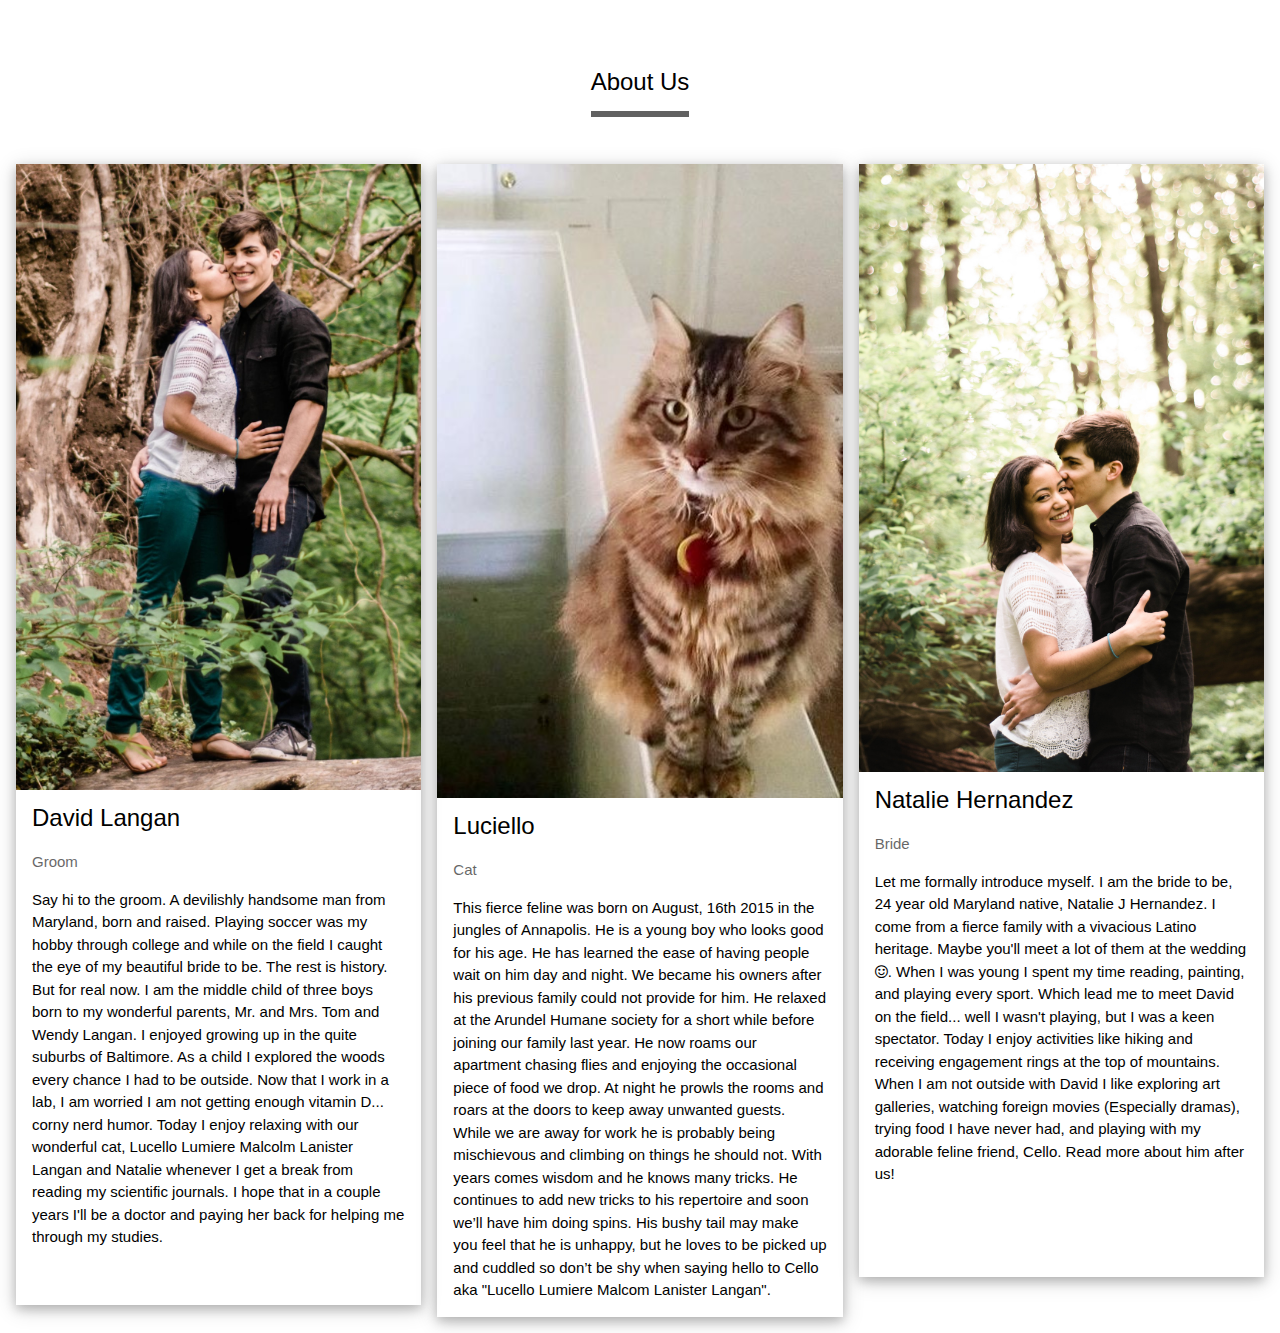
<file: aboutUs.html>
<!DOCTYPE html>
<head>
  <!-- Site Metadata -->
  <meta charset="UTF-8">
  <meta name="author" content="Eric Diehl">
  <meta name="viewport" content="width=device-width, initial-scale=1.0">
  <!-- Browser/Tab Title -->
  <title>Living Langan - About Us</title>
  <!-- Imports -->
  <link rel="stylesheet" href="https://www.w3schools.com/w3css/4/w3.css">
  <link rel="stylesheet" href="https://cdnjs.cloudflare.com/ajax/libs/font-awesome/4.7.0/css/font-awesome.min.css">
  <link rel="stylesheet" type="text/css" href="css/style.css">
  <script src="https://ajax.googleapis.com/ajax/libs/jquery/3.2.1/jquery.min.js"></script>
  <script src="js/countdown.js"></script>
  <script src="js/script.js"></script>
</head>
<body>
  <!-- Menu -->
  <div id="menu"><!-- Dynamic --></div>
  <!-- Page Content -->
  <div class="w3-row-padding">
    <!-- Header -->
    <div class="w3-center w3-padding-64">
      <span class="w3-xlarge w3-bottombar w3-border-dark-grey
      w3-padding-16">About Us</span>
    </div>
    <!-- David -->
    <div class="w3-third w3-margin-bottom">
      <div class="w3-card-4">
        <img src="images/site/David.jpg" alt="David" width="100%" />
        <div class="w3-container">
          <h3>David Langan</h3>
          <p class="w3-opacity">Groom</p>
          <p class="david" style="margin-bottom: 15%">Say hi to the groom. A devilishly handsome man from Maryland, born
            and raised. Playing soccer was my hobby through college and while on
            the field I caught the eye of my beautiful bride to be. The rest is
            history. But for real now. I am the middle child of three boys born
            to my wonderful parents, Mr. and Mrs. Tom and Wendy Langan. I
            enjoyed growing up in the quite suburbs of Baltimore. As a child
            I explored the woods every chance I had to be outside. Now that I
            work in a lab, I am worried I am not getting enough vitamin D...
            corny nerd humor. Today I enjoy relaxing with our wonderful cat,
            Lucello Lumiere Malcolm Lanister Langan and Natalie whenever I get
            a break from reading my scientific journals. I hope that in a couple
            years I'll be a doctor and paying her back for helping me through
            my studies.</p>
        </div>
      </div>
    </div>
    <!-- Luciello -->
    <div class="w3-third w3-margin-bottom">
      <div class="w3-card-4">
        <img src="images/site/Luciello.jpg" alt="Luciello" width="100%" />
        <div class="w3-container">
          <h3>Luciello</h3>
          <p class="w3-opacity">Cat</p>
          <p>This fierce feline was born on August, 16th 2015 in the jungles of
            Annapolis. He is a young boy who looks good for his age. He has
            learned the ease of having people wait on him day and night. We
            became his owners after his previous family could not provide for
            him.  He relaxed at the Arundel Humane society for a short while
            before joining our family last year. He now roams our apartment
            chasing flies and enjoying the occasional piece of food we drop.
            At night he prowls the rooms and roars at the doors to keep away
            unwanted guests.  While we are away for work he is probably being
            mischievous and climbing on things he should not. With years comes
            wisdom and he knows many tricks. He continues to add new tricks to
            his repertoire and soon we’ll have him doing spins.  His bushy tail
            may make you feel that he is unhappy, but he loves to be picked up
            and cuddled so don’t be shy when saying hello to Cello aka "Lucello
            Lumiere Malcom Lanister Langan".</p>
        </div>
      </div>
    </div>
    <!-- Natalie -->
    <div class="w3-third w3-margin-bottom">
      <div class="w3-card-4">
        <img src="images/site/Natalie.jpg" alt="Natalie" width="100%" />
        <div class="w3-container">
          <h3>Natalie Hernandez</h3>
          <p class="w3-opacity">Bride</p>
          <p style="margin-bottom: 24.5%">Let me formally introduce myself. I am the bride to be, 24 year
            old Maryland native, Natalie J Hernandez. I come from a fierce
            family with a vivacious Latino heritage. Maybe you'll meet a lot of
            them at the wedding <i class="fa fa-smile-o" aria-hidden="true"></i>.
            When I was young I spent my time reading, painting, and playing every
            sport. Which lead me to meet David on the field... well I wasn't
            playing, but I was a keen spectator. Today I enjoy activities like
            hiking and receiving engagement rings at the top of mountains. When
            I am not outside with David I like exploring art galleries, watching
            foreign movies (Especially dramas), trying food I have never had,
            and playing with my adorable feline friend, Cello. Read more about
            him after us!</p>
        </div>
      </div>
    </div>
  </div>
  <!-- Countdown -->
  <div id="countdown"><!-- Dynamic --></div>
</body>
</html>
</file>
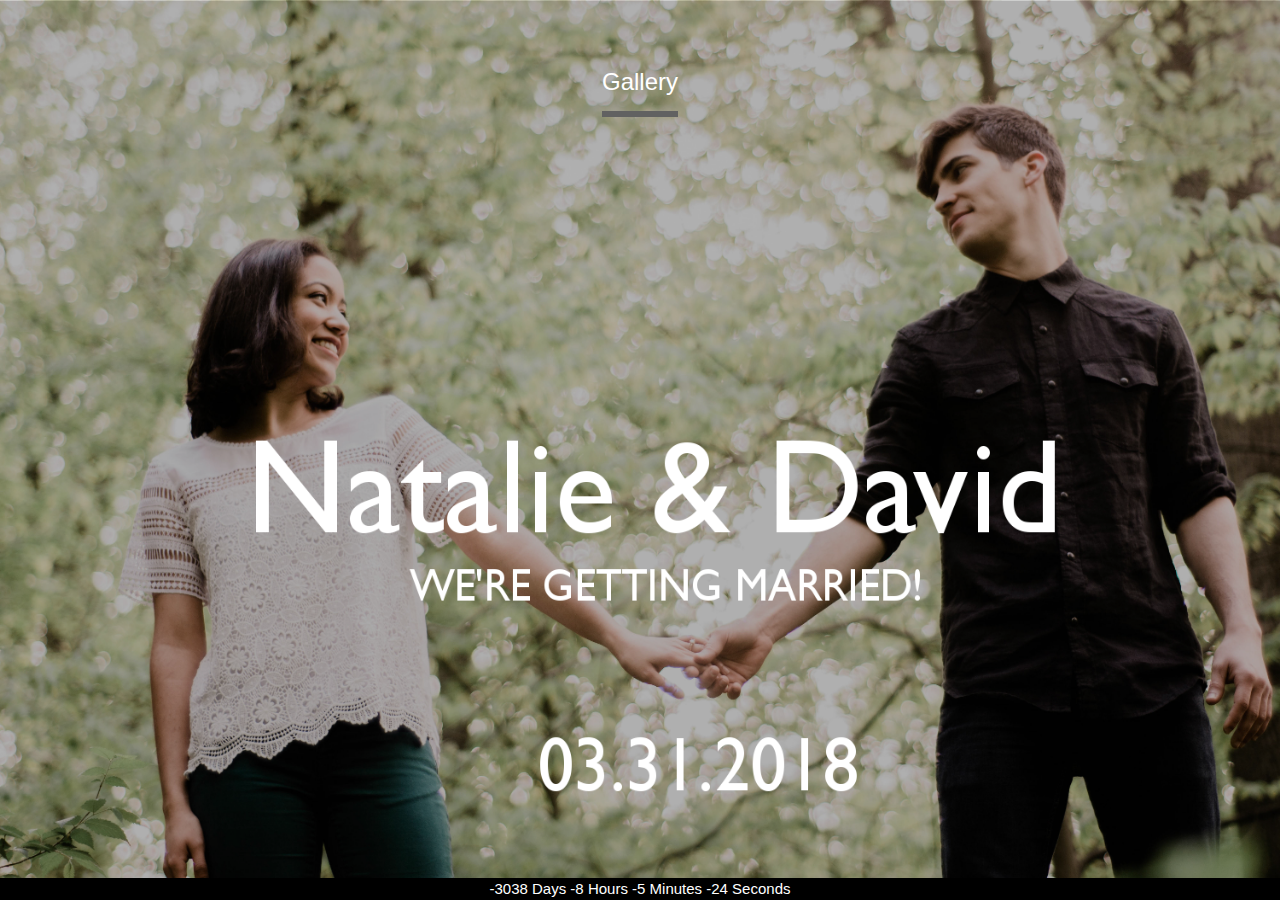
<file: gallery.html>
<!DOCTYPE html>
<head>
  <!-- Site Metadata -->
  <meta charset="UTF-8">
  <meta name="author" content="Eric Diehl">
  <meta name="viewport" content="width=device-width, initial-scale=1.0">
  <!-- Browser/Tab Title -->
  <title>Living Langan - Gallery</title>
  <!-- Imports -->
  <link rel="stylesheet" href="https://www.w3schools.com/w3css/4/w3.css">
  <link rel="stylesheet" type="text/css" href="css/style.css">
  <script src="https://ajax.googleapis.com/ajax/libs/jquery/3.2.1/jquery.min.js"></script>
  <script src="js/countdown.js"></script>
  <script src="js/script.js"></script>
  <style>
    body {
      background-color: black;
      color: white;
    }
    .slideshow img {
      margin: auto;
    }
    .tall {
      width: 22%;
    }
    .wide {
      width: 49.5%;
    }
    .w3-display-left {
      left: 10%;
    }
    .w3-display-right {
      right: 10%;
    }
  </style>
</head>
<body>
  <!-- Menu -->
  <div id="menu"><!-- Dynamic --></div>
  <!-- Page Content -->
  <div class="w3-row-padding">
    <!-- Header -->
    <div class="w3-center w3-padding-64">
      <span class="w3-xlarge w3-bottombar w3-border-dark-grey
      w3-padding-16">Gallery</span>
    </div>
    <!-- Slideshow -->
    <div style="max-width: 1920px" class="w3-content w3-display-container">
      <!-- Images -->
      <div class="slideshow">
        <img class="mySlides tall" src="images/01.jpg">
        <img class="mySlides tall" src="images/02.jpg">
        <img class="mySlides tall" src="images/03.jpg">
        <img class="mySlides tall" src="images/04.jpg">
        <img class="mySlides tall" src="images/05.jpg">
        <img class="mySlides tall" src="images/06.jpg">
        <img class="mySlides tall" src="images/07.jpg">
        <img class="mySlides tall" src="images/08.jpg">
        <img class="mySlides tall" src="images/09.jpg">
        <img class="mySlides tall" src="images/10.jpg">
        <img class="mySlides tall" src="images/11.jpg">
        <img class="mySlides tall" src="images/12.jpg">
        <img class="mySlides tall" src="images/13.jpg">
        <img class="mySlides tall" src="images/14.jpg">
        <img class="mySlides tall" src="images/15.jpg">
        <img class="mySlides tall" src="images/16.jpg">
        <img class="mySlides tall" src="images/17.jpg">
        <img class="mySlides tall" src="images/18.jpg">
        <img class="mySlides wide" src="images/19.jpg">
        <img class="mySlides wide" src="images/20.jpg">
        <img class="mySlides wide" src="images/21.jpg">
        <img class="mySlides wide" src="images/22.jpg">
        <img class="mySlides tall" src="images/23.jpg">
        <img class="mySlides tall" src="images/24.jpg">
        <img class="mySlides tall" src="images/25.jpg">
        <img class="mySlides wide" src="images/26.jpg">
        <img class="mySlides wide" src="images/27.jpg">
        <img class="mySlides tall" src="images/28.jpg">
        <img class="mySlides tall" src="images/29.jpg">
        <img class="mySlides tall" src="images/30.jpg">
        <img class="mySlides wide" src="images/31.jpg">
        <img class="mySlides wide" src="images/32.jpg">
        <img class="mySlides tall" src="images/33.jpg">
        <img class="mySlides tall" src="images/34.jpg">
        <img class="mySlides tall" src="images/35.jpg">
        <img class="mySlides wide" src="images/36.jpg">
        <img class="mySlides wide" src="images/37.jpg">
        <img class="mySlides tall" src="images/38.jpg">
      </div>
      <!-- Slideshow Buttons -->
      <button class="w3-button w3-black w3-display-left" onclick="plusDivs(-1)">&#10094;</button>
      <button class="w3-button w3-black w3-display-right" onclick="plusDivs(1)">&#10095;</button>
    </div>
  </div>
  <!-- Countdown -->
  <div id="countdown"><!-- Dynamic --></div>
  <!-- Slideshow Functionality -->
  <script>
    // Set Start Index
    var slideIndex = 1;
    // Load Slide #1
    showDivs(slideIndex);
    // Make the Slideshow Buttons Work
    function plusDivs(n) {
      showDivs(slideIndex += n);
    }
    // Slide Display Function
    function showDivs(n) {
      var i;
      // Get Slides
      var x = document.getElementsByClassName("mySlides");
      if (n > x.length) {slideIndex = 1}
      if (n < 1) {slideIndex = x.length}
      // Hide Everything
      for (i = 0; i < x.length; i++) {
         x[i].style.display = "none";
      }
      // Display Target Slide
      x[slideIndex-1].style.display = "block";
    }
  </script>
</body>
</html>
</file>
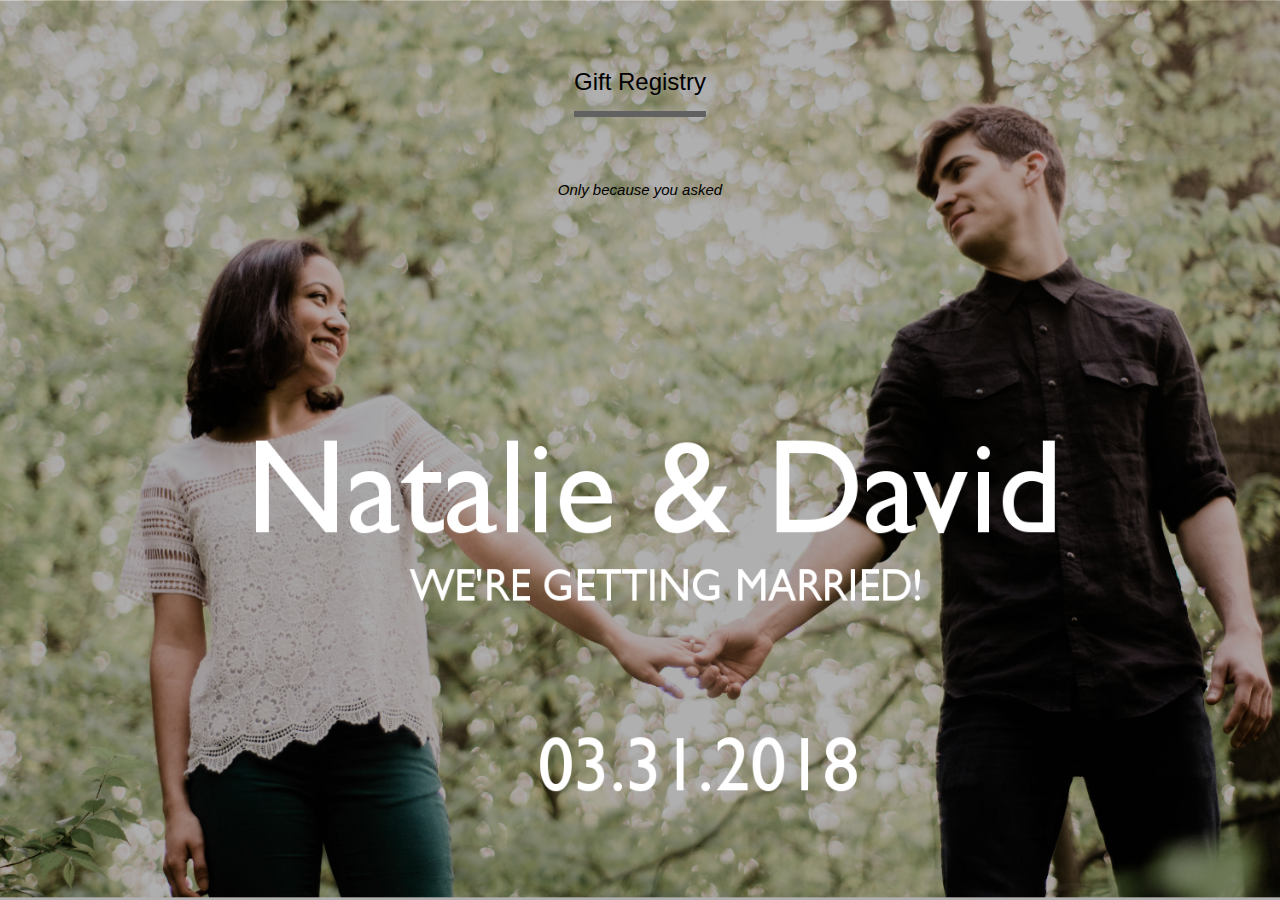
<file: gifts.html>
<!DOCTYPE html>
<head>
  <!-- Site Metadata -->
  <meta charset="UTF-8">
  <meta name="author" content="Eric Diehl">
  <meta name="viewport" content="width=device-width, initial-scale=1.0">
  <!-- Browser/Tab Title -->
  <title>Living Langan - Gifts</title>
  <!-- Imports -->
  <link rel="stylesheet" href="https://www.w3schools.com/w3css/4/w3.css">
  <link rel="stylesheet" type="text/css" href="css/style.css">
  <script src="https://ajax.googleapis.com/ajax/libs/jquery/3.2.1/jquery.min.js"></script>
  <script src="js/countdown.js"></script>
  <script src="js/script.js"></script>
  <style>
    p {text-align: center;}
    td {border: 1px solid black;}
    img {
      display: block;
      margin: auto;
    }
  </style>
</head>
<body>
  <!-- Menu -->
  <div id="menu"><!-- Dynamic --></div>
  <!-- Page Content -->
  <div class="w3-row-padding">
    <!-- Header -->
    <div class="w3-center w3-padding-64">
      <span class="w3-xlarge w3-bottombar w3-border-dark-grey
      w3-padding-16">Gift Registry</span>
    </div>
    <div class="w3-center">
      <p style="font-style: italic">Only because you asked</p>
    </div>
    <!-- Body -->
    <div style="max-width: 1920px" class="w3-content">
      <p>Your presence is enough, but if you<br />
      are compelled by generosity, a gift<br />
      box and registries have been set up<br />
      for your convenience<br /><br /><span class="bold">- Thank You -</span></p>
      <img src="images/site/Gifts.png" width="15%" />
      <p> Traditional wedding registries are also available via the following links.</p>
      <table align="center" cellpadding="10">
        <tr>
          <td><a href="https://www.bedbathandbeyond.com:443/store/giftregistry/view_registry_guest.jsp?registryId=544910042&eventType=Wedding&pwsurl="
          target="_blank"><img src="images/registry/BBB.png" height="100px"/></a></td>
          <td><a href="https://www.williams-sonoma.com/registry/6jjppszsz2/registry-list.html"
          target="_blank"><img src="images/registry/WSC.png" height="100px" /></a></td>
          <td><a href="https://www.rei.com/GiftRegistryDetails/GR151937828?cm_mmc=gift_reg-_-Wedding-_-announce-_-13Aug2017"
          target="_blank"><img src="images/registry/REI.gif" /></a></td>
        </tr>
      </table>
      <table align="center" cellpadding="10">
        <tr>
          <td><a href="https://www.crateandbarrel.com/gift-registry/natalie-hernandez-and-david-langan/r5723551"
          target="_blank"><img src="images/registry/CB.png" /></a></td>
          <td><a href="https://www.surlatable.com/registry/giftRegistryList.jsp?id=2001928413982"
          target="_blank"><img src="images/registry/SLT.gif" /></a></td>
        </tr>
      </table>
    </div>
  </div>
  <!-- Countdown -->
  <div id="countdown"><!-- Dynamic --></div>
</body>
</html>
</file>
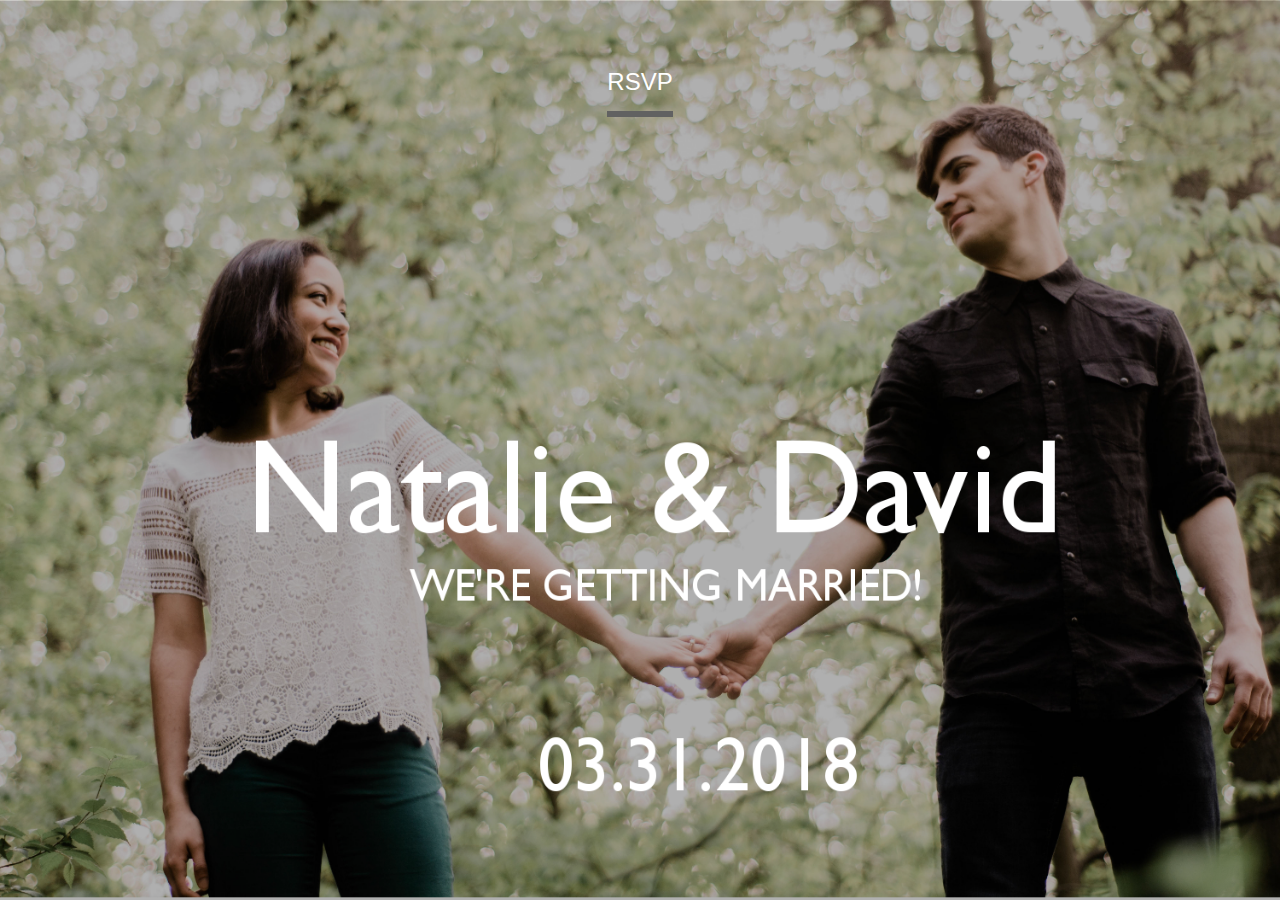
<file: rsvp.html>
<!DOCTYPE html>
<head>
  <!-- Site Metadata -->
  <meta charset="UTF-8">
  <meta name="author" content="Eric Diehl">
  <meta name="viewport" content="width=device-width, initial-scale=1.0">
  <!-- Browser/Tab Title -->
  <title>Living Langan - RSVP</title>
  <!-- Imports -->
  <link rel="stylesheet" href="https://www.w3schools.com/w3css/4/w3.css">
  <link rel="stylesheet" type="text/css" href="css/style.css">
  <script src="https://ajax.googleapis.com/ajax/libs/jquery/3.2.1/jquery.min.js"></script>
  <script src="js/countdown.js"></script>
  <script src="js/script.js"></script>
  <style>
    body {
      background-color: black;
      color: white;
    }
    p {text-align: center;}
    .rsvp {
      color: white;
      font-style: italic;
    }
    iframe {
      margin-bottom: 2%;
    }
  </style>
</head>
<body>
  <!-- Menu -->
  <div id="menu"><!-- Dynamic --></div>
  <!-- Page Content -->
  <div class="w3-row-padding">
    <!-- Header -->
    <div class="w3-center w3-padding-64">
      <span class="w3-xlarge w3-bottombar w3-border-dark-grey
      w3-padding-16">RSVP</span>
    </div>
    <!-- Body -->
    <div class="w3-content w3-center">
      <div class="w3-center"><h3 class="rsvp">Before February 1
        <sup>st</sup> 2018!</h3></div>
      <iframe src="https://docs.google.com/forms/d/e/1FAIpQLSeb9yO15PS-szWZKQmBDjMJBCzzDpquwIZtOQKrctzUx2jcwA/viewform?embedded=true"
      width="75%" height="1401">Loading...</iframe>
    </div>
  </div>
  <!-- Countdown -->
  <div id="countdown"><!-- Dynamic --></div>
</body>
</html>
</file>
<file: css/style.css>
/* Format Content Container */
.w3-content {
  margin-top: 43px; /* Offset by Menu Bar Height */
  max-height: 1037px; /* HD Resolution - (Menu + Footer) */
  max-width: 1920px; /* Override Default (980px) with HD Resolution */
}

/* Affix Countdown to Bottom */
#countdown {
  position: fixed;
  right: 0;
  bottom: 0;
  left: 0;
  /* And Style */
  text-align: center;
  background-color: black;
  color: white;
}

/* Adjust Slideshow Image Sizes */
.slideshow img {width: 100%;}

.bold {font-weight: bold;}
.italic {font-style: italic;}
</file>
